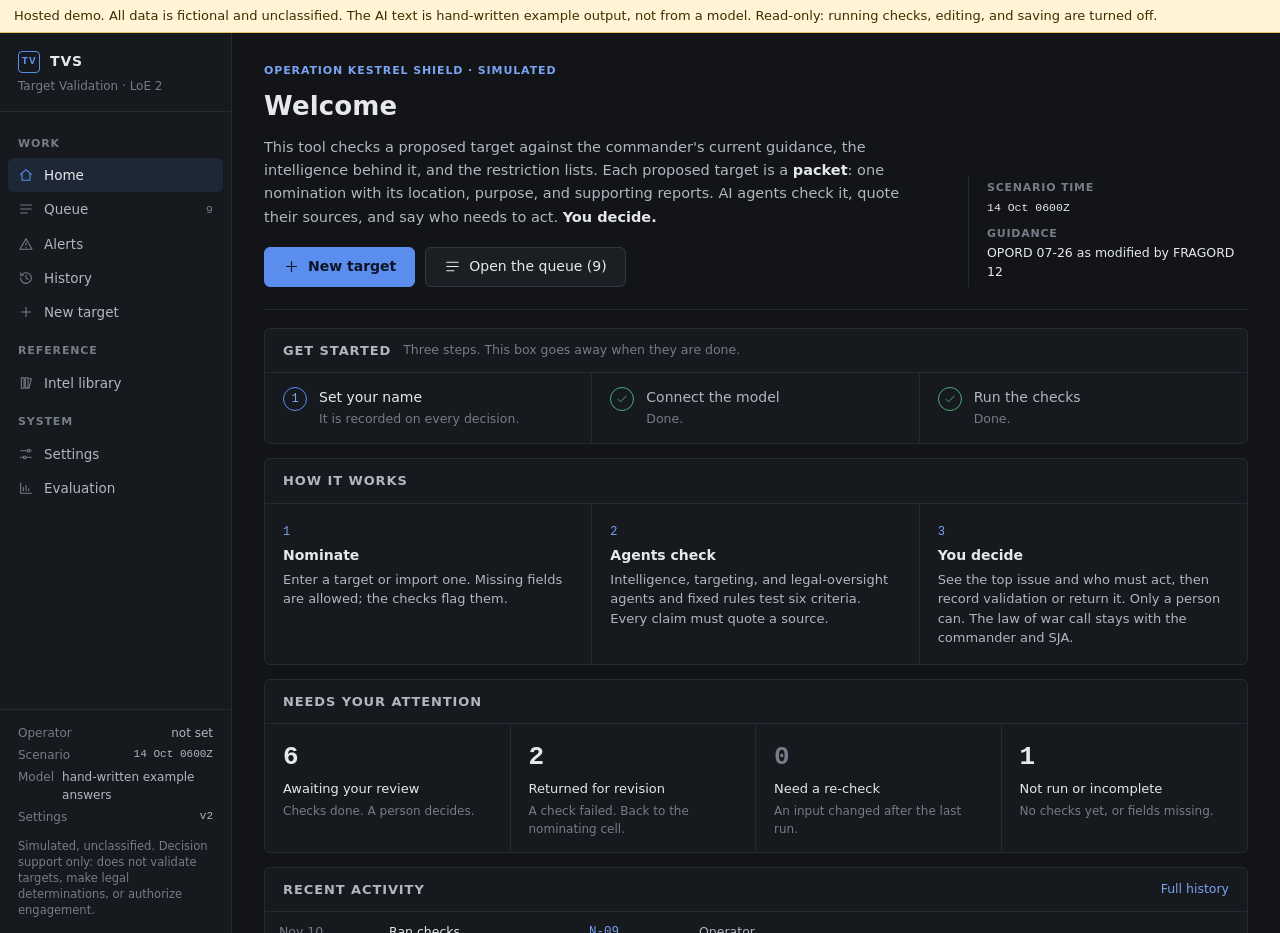
<file: public/loe2-criterion-checks/assets/tool/index.html>
<!doctype html>
<html lang="en">
  <head>
    <meta charset="UTF-8" />
    <meta name="viewport" content="width=device-width, initial-scale=1.0" />
    <meta name="color-scheme" content="dark" />
    <title>Target Validation Support</title>
    <link rel="icon" href="data:image/svg+xml,%3Csvg xmlns='http://www.w3.org/2000/svg' viewBox='0 0 32 32'%3E%3Crect width='32' height='32' rx='6' fill='%23121417'/%3E%3Cpath d='M9 11h14M16 11v12' stroke='%235B8DEF' stroke-width='3' stroke-linecap='square'/%3E%3C/svg%3E" />
    <script type="module" crossorigin src="./assets/index-C0kgIxYi.js"></script>
    <link rel="stylesheet" crossorigin href="./assets/index-D34VFW36.css">
  </head>
  <body>
    <div id="root"></div>
  </body>
</html>
</file>
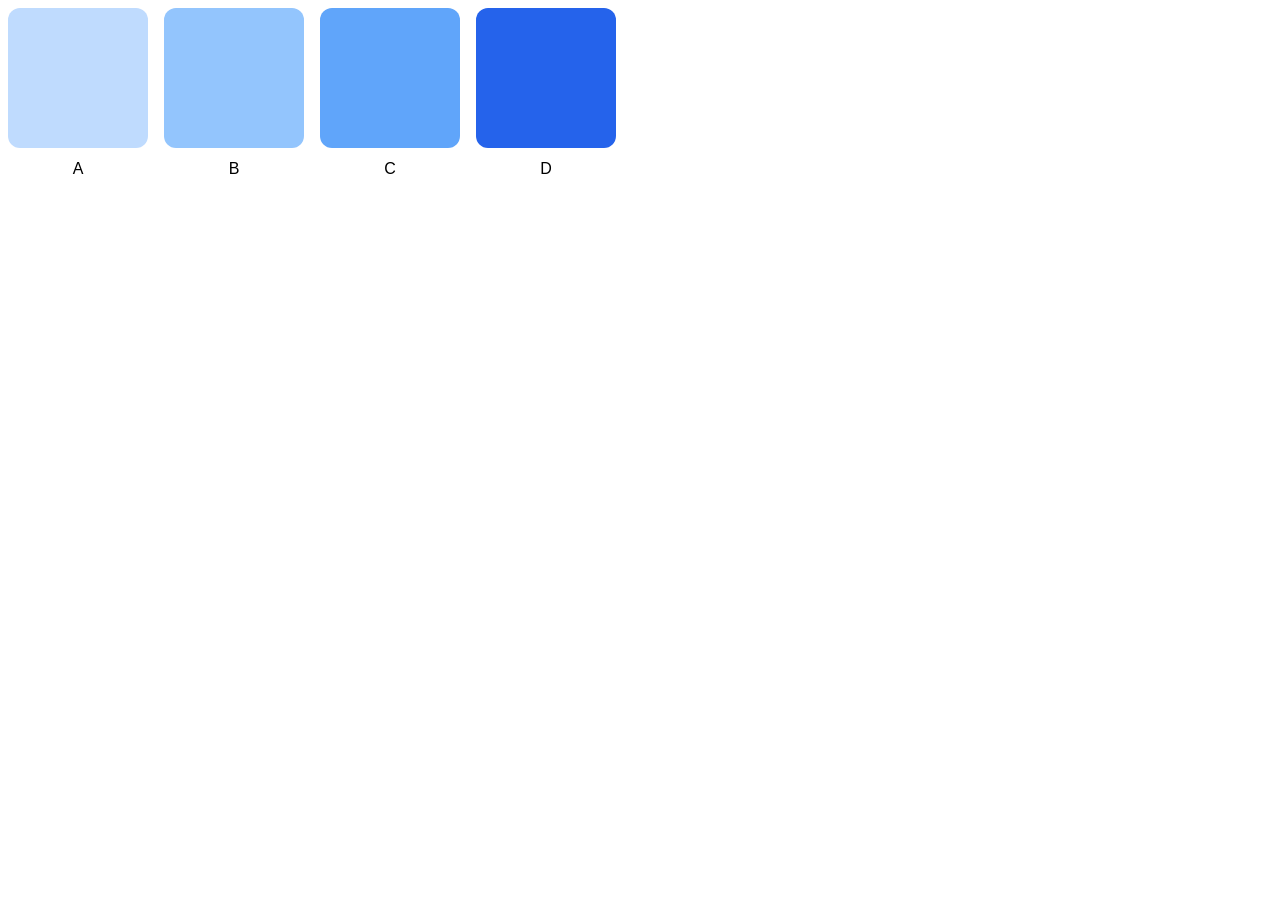
<file: public/demo-condition/assets/color-trial-1.html>
<!doctype html>
<html lang="en">

<head>
  <meta charset="UTF-8" />
  <title>Color Trial 1</title>
  <style>
    body {
      font-family: Arial, sans-serif;
    }

    .row {
      display: flex;
      gap: 16px;
    }

    .color {
      width: 140px;
      height: 140px;
      border-radius: 12px;
    }

    .card {
      display: flex;
      flex-direction: column;
      align-items: center;
      gap: 12px;
    }
  </style>
</head>

<body>
  <div class="row">
    <div class="card">
      <div class="color" style="background: #bfdbfe"></div>
      <div class="choice-label">A</div>
    </div>
    <div class="card">
      <div class="color" style="background: #93c5fd"></div>
      <div class="choice-label">B</div>
    </div>
    <div class="card">
      <div class="color" style="background: #60a5fa"></div>
      <div class="choice-label">C</div>
    </div>
    <div class="card">
      <div class="color" style="background: #2563eb"></div>
      <div class="choice-label">D</div>
    </div>
  </div>
</body>

</html>
</file>
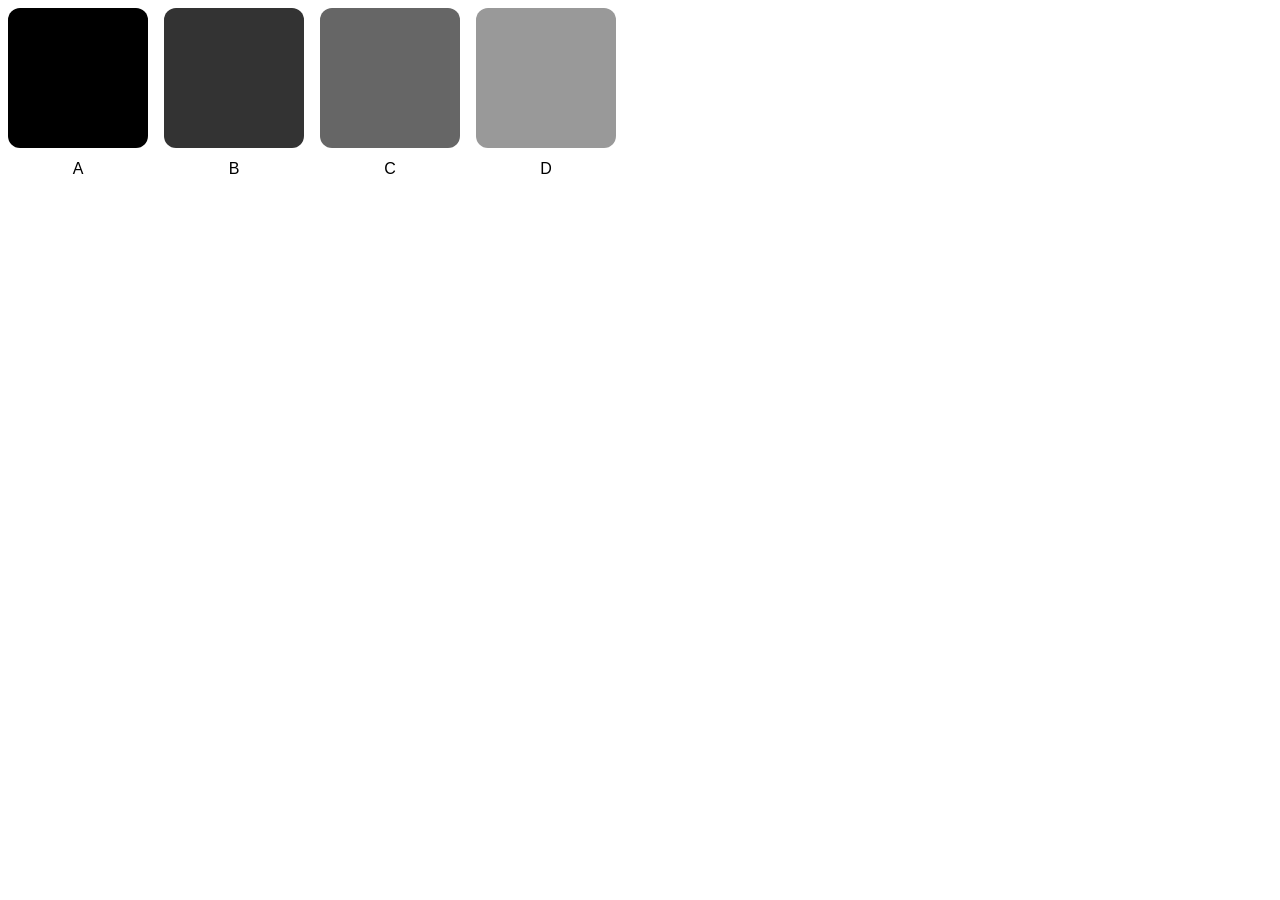
<file: public/demo-condition/assets/color-trial-2.html>
<!doctype html>
<html lang="en">

<head>
  <meta charset="UTF-8" />
  <title>Color Trial 2</title>
  <style>
    body {
      font-family: Arial, sans-serif;
    }

    .row {
      display: flex;
      gap: 16px;
    }

    .color {
      width: 140px;
      height: 140px;
      border-radius: 12px;
    }

    .card {
      display: flex;
      flex-direction: column;
      align-items: center;
      gap: 12px;
    }
  </style>
</head>

<body>
  <div class="row">
    <div class="card">
      <div class="color" style="background: #000000"></div>
      <div class="choice-label">A</div>
    </div>
    <div class="card">
      <div class="color" style="background: #333333"></div>
      <div class="choice-label">B</div>
    </div>
    <div class="card">
      <div class="color" style="background: #666666"></div>
      <div class="choice-label">C</div>
    </div>
    <div class="card">
      <div class="color" style="background: #999999"></div>
      <div class="choice-label">D</div>
    </div>
  </div>
</body>

</html>
</file>
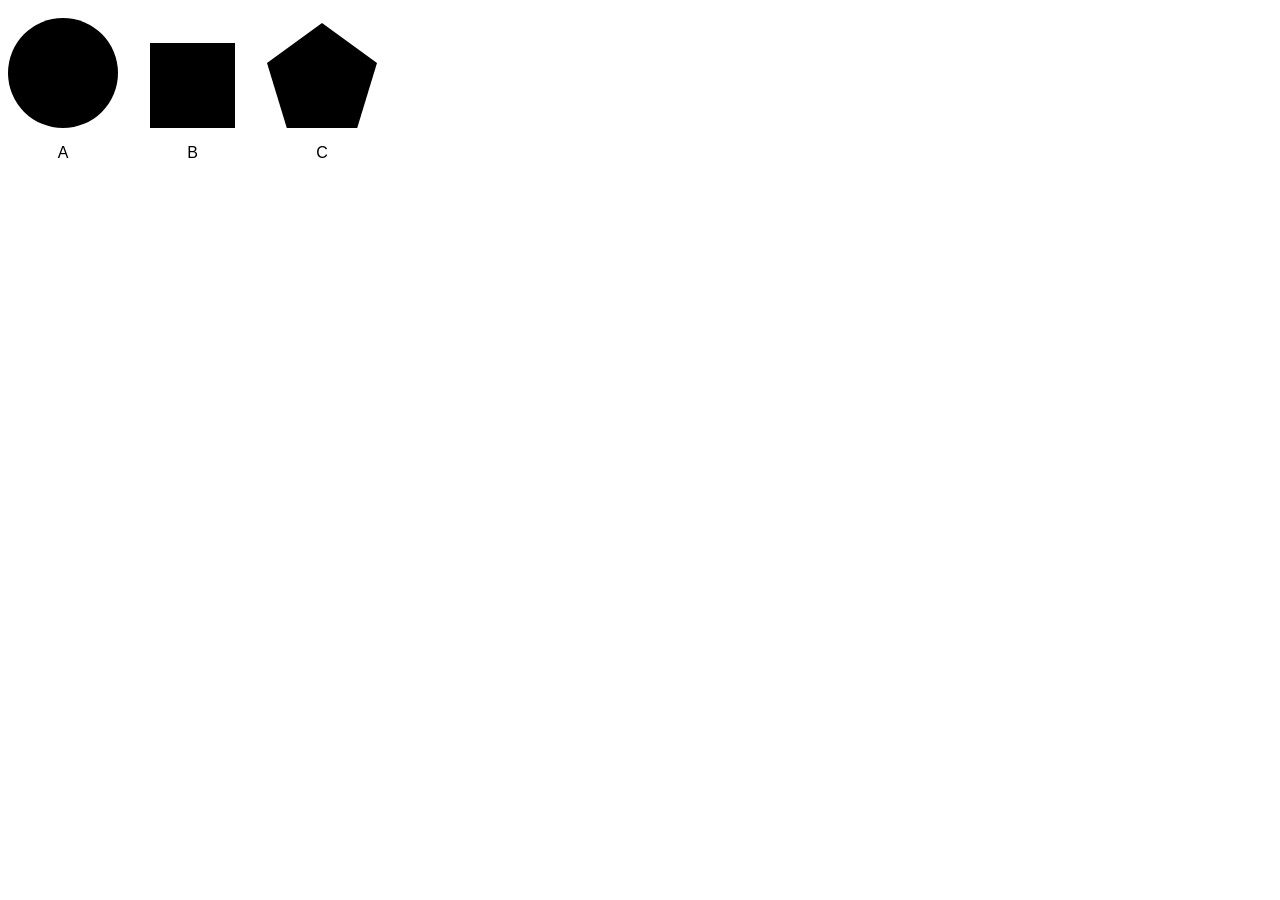
<file: public/demo-condition/assets/shape-trial-1.html>
<!doctype html>
<html lang="en">

<head>
    <meta charset="UTF-8" />
    <title>Shape Trial 1</title>
    <style>
        body {
            font-family: Arial, sans-serif;
        }

        .row {
            display: flex;
            gap: 32px;
            align-items: flex-end;
        }

        .card {
            display: flex;
            flex-direction: column;
            align-items: center;
            gap: 16px;
        }

        .shape-container {
            height: 120px;
            display: flex;
            align-items: flex-end;
            justify-content: center;
        }

        .shape {
            background: #000000;
        }

        .pentagon {
            width: 110px;
            height: 105px;
            clip-path: polygon(50% 0%, 100% 38%, 82% 100%, 18% 100%, 0% 38%);
        }
    </style>
</head>

<body>
    <div class="row">
        <div class="card">
            <div class="shape-container">
                <div class="shape" style="width: 110px; height: 110px; border-radius: 50%;"></div>
            </div>
            <div class="choice-label">A</div>
        </div>
        <div class="card">
            <div class="shape-container">
                <div class="shape" style="width: 85px; height: 85px;"></div>
            </div>
            <div class="choice-label">B</div>
        </div>
        <div class="card">
            <div class="shape-container">
                <div class="shape pentagon"></div>
            </div>
            <div class="choice-label">C</div>
        </div>
    </div>
</body>

</html>
</file>
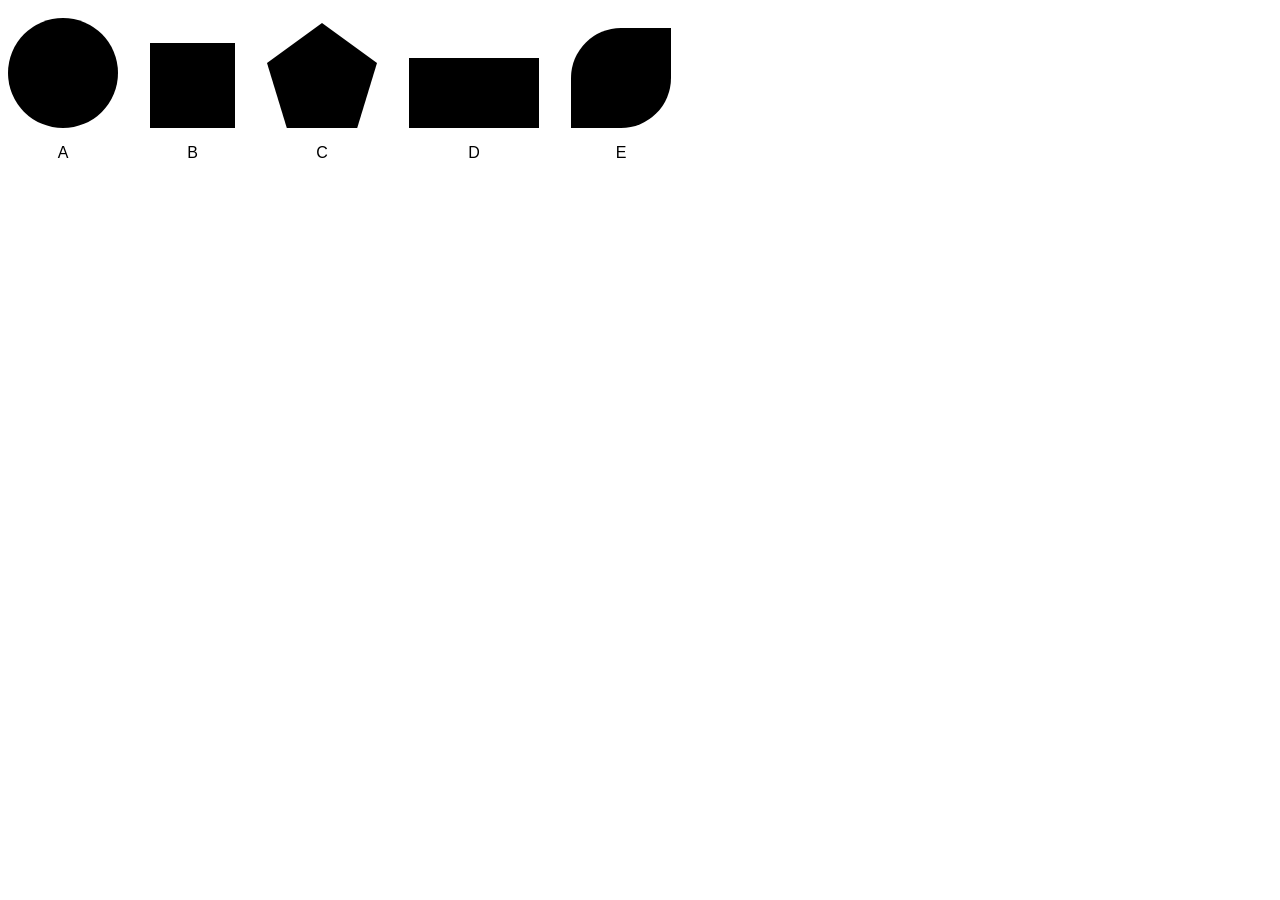
<file: public/demo-condition/assets/shape-trial-2.html>
<!doctype html>
<html lang="en">

<head>
    <meta charset="UTF-8" />
    <title>Shape Trial 2</title>
    <style>
        body {
            font-family: Arial, sans-serif;
        }

        .row {
            display: flex;
            gap: 32px;
            align-items: flex-end;
        }

        .card {
            display: flex;
            flex-direction: column;
            align-items: center;
            gap: 16px;
        }

        .shape-container {
            height: 120px;
            display: flex;
            align-items: flex-end;
            justify-content: center;
        }

        .shape {
            background: #000000;
        }

        .pentagon {
            width: 110px;
            height: 105px;
            clip-path: polygon(50% 0%, 100% 38%, 82% 100%, 18% 100%, 0% 38%);
        }
    </style>
</head>

<body>
    <div class="row">
        <div class="card">
            <div class="shape-container">
                <div class="shape" style="width: 110px; height: 110px; border-radius: 50%;"></div>
            </div>
            <div class="choice-label">A</div>
        </div>
        <div class="card">
            <div class="shape-container">
                <div class="shape" style="width: 85px; height: 85px;"></div>
            </div>
            <div class="choice-label">B</div>
        </div>
        <div class="card">
            <div class="shape-container">
                <div class="shape pentagon"></div>
            </div>
            <div class="choice-label">C</div>
        </div>
        <div class="card">
            <div class="shape-container">
                <div class="shape" style="width: 130px; height: 70px;"></div>
            </div>
            <div class="choice-label">D</div>
        </div>
        <div class="card">
            <div class="shape-container">
                <div class="shape" style="width: 100px; height: 100px; border-radius: 50% 0 50% 0;"></div>
            </div>
            <div class="choice-label">E</div>
        </div>
    </div>
</body>

</html>
</file>
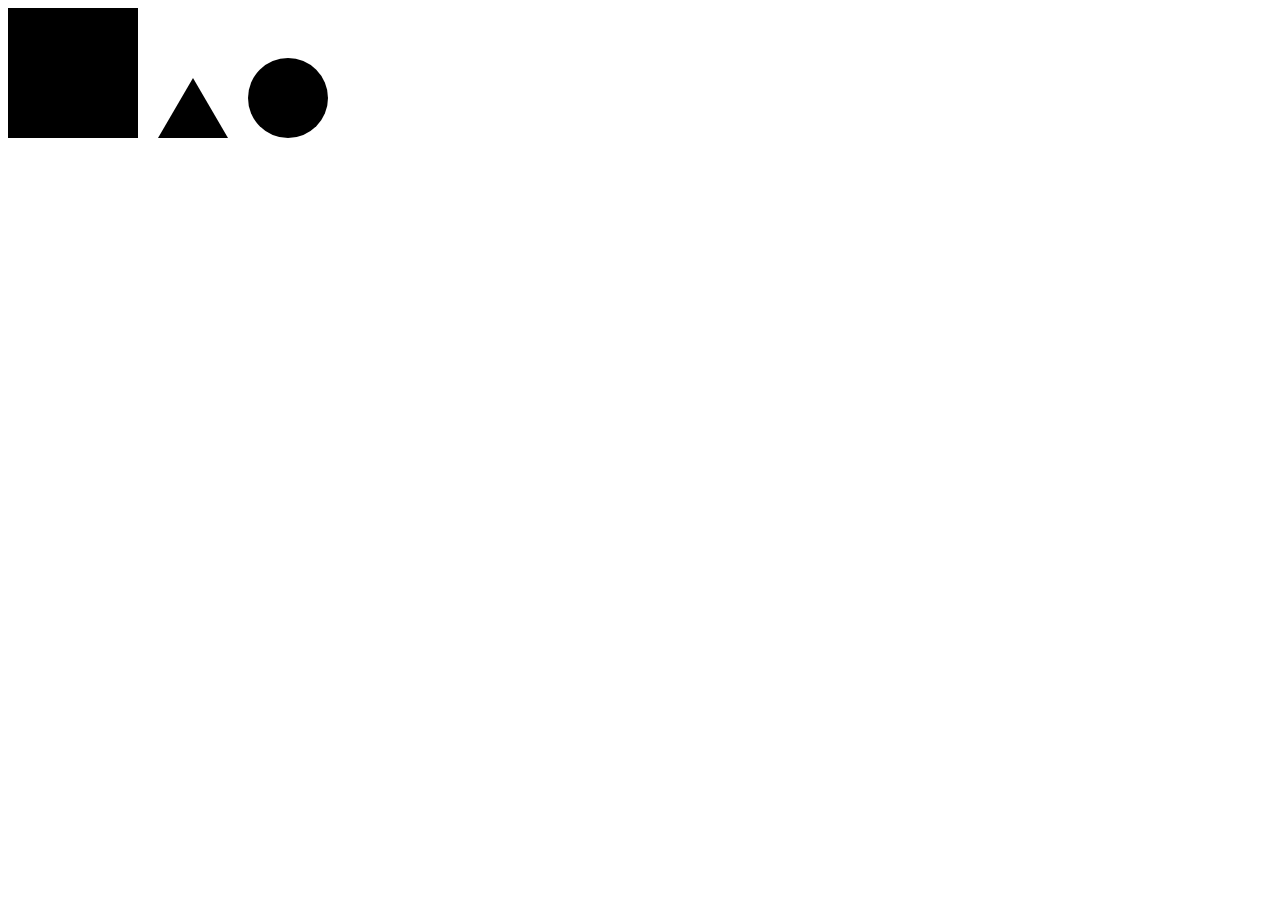
<file: public/demo-condition/assets/size-trial-1.html>
<!doctype html>
<html lang="en">

<head>
    <meta charset="UTF-8" />
    <title>Size Trial 1</title>
    <style>
        .row {
            display: flex;
            gap: 20px;
            align-items: flex-end;
        }

        .shape {
            background: #000000;
        }

        .triangle {
            border-left: 35px solid transparent;
            border-right: 35px solid transparent;
            border-bottom: 60px solid #000000;
        }
    </style>
</head>

<body>
    <div class="row">
        <div class="shape" style="width: 130px; height: 130px;"></div>
        <div class="triangle"></div>
        <div class="shape" style="width: 80px; height: 80px; border-radius: 50%;"></div>
    </div>
</body>

</html>
</file>
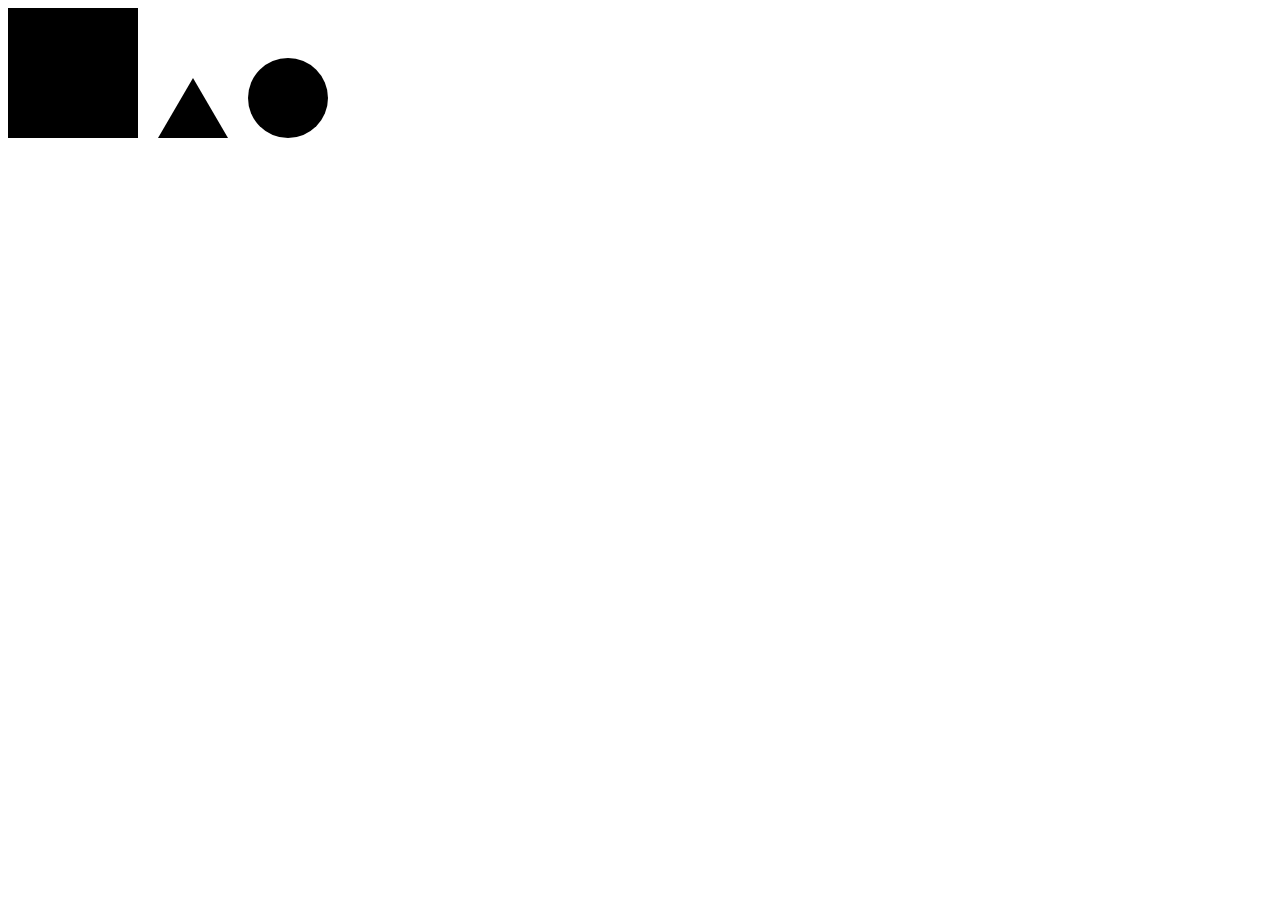
<file: public/demo-condition/assets/size-trial-2.html>
<!doctype html>
<html lang="en">

<head>
    <meta charset="UTF-8" />
    <title>Size Trial 2</title>
    <style>
        .row {
            display: flex;
            gap: 20px;
            align-items: flex-end;
        }

        .shape {
            background: #000000;
        }

        .triangle {
            border-left: 35px solid transparent;
            border-right: 35px solid transparent;
            border-bottom: 60px solid #000000;
        }
    </style>
</head>

<body>
    <div class="row">
        <div class="shape" style="width: 130px; height: 130px;"></div>
        <div class="triangle"></div>
        <div class="shape" style="width: 80px; height: 80px; border-radius: 50%;"></div>
    </div>
</body>

</html>
</file>
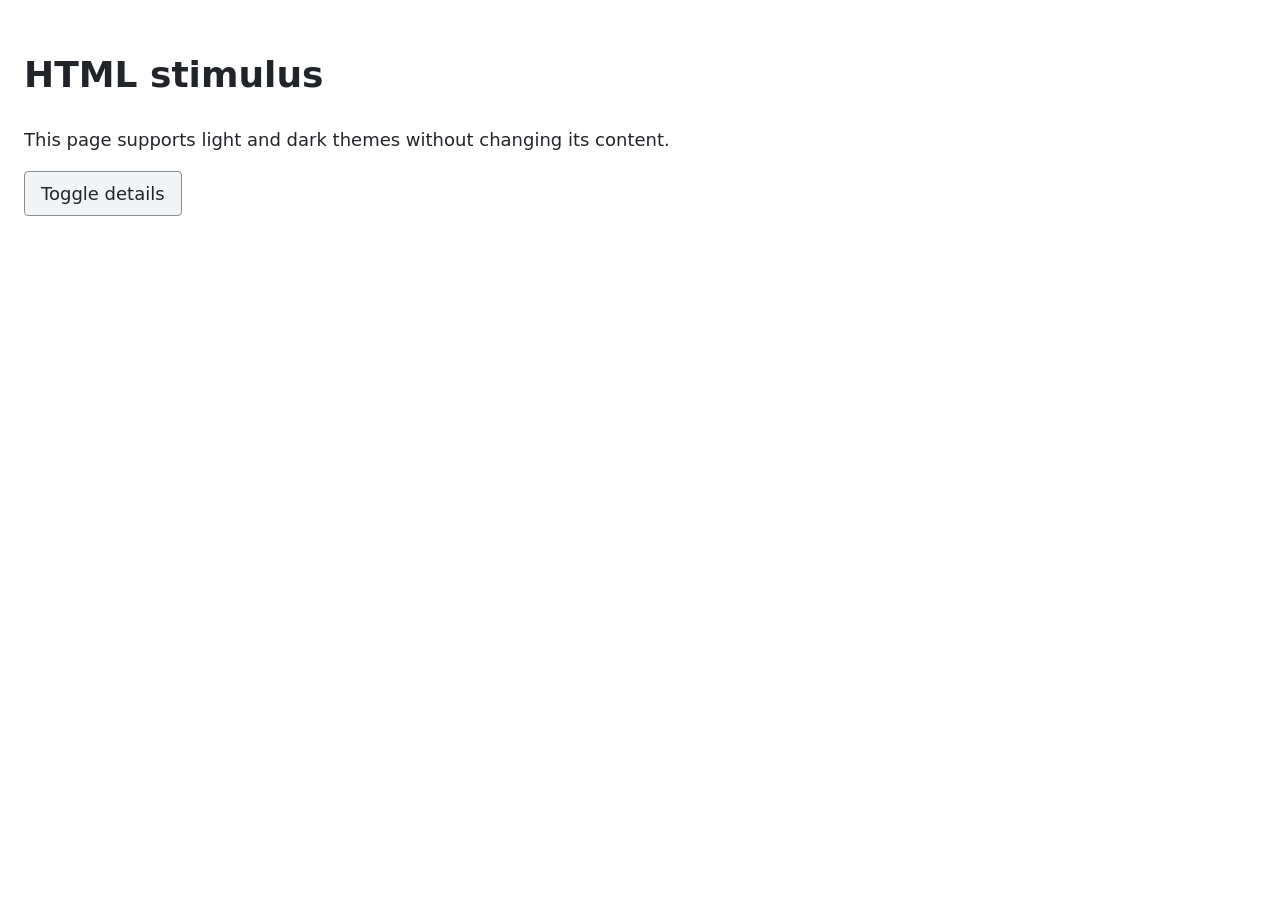
<file: public/demo-dark-mode/assets/stimulus.html>
<!doctype html>
<html lang="en">
<head>
  <meta charset="UTF-8">
  <meta name="viewport" content="width=device-width, initial-scale=1">
  <title>Theme-aware HTML stimulus</title>
  <style>
    :root { color-scheme: light dark; }
    body {
      margin: 0;
      padding: 24px;
      font: 18px/1.5 system-ui, sans-serif;
      background: light-dark(#ffffff, #242424);
      color: light-dark(#212529, #dee2e6);
    }
    button {
      padding: 8px 16px;
      border: 1px solid light-dark(#868e96, #adb5bd);
      border-radius: 4px;
      background: light-dark(#f1f3f5, #373a40);
      color: inherit;
      font: inherit;
      cursor: pointer;
    }
  </style>
</head>
<body>
  <h1>HTML stimulus</h1>
  <p>This page supports light and dark themes without changing its content.</p>
  <button type="button" aria-expanded="false" aria-controls="details">Toggle details</button>
  <p id="details" hidden>The HTML stimulus keeps its own interaction state.</p>
  <script>
    const button = document.querySelector('button');
    const details = document.querySelector('#details');
    button.addEventListener('click', () => {
      details.hidden = !details.hidden;
      button.setAttribute('aria-expanded', String(!details.hidden));
    });
  </script>
</body>
</html>
</file>
<file: public/loe2-criterion-checks/assets/tool/assets/index-D34VFW36.css>
:root{color-scheme:dark;--bg: #121417;--panel: #16191d;--panel-2: #1b1f24;--hover: #1f242a;--border: #262b32;--border-2: #323943;--text: #e6e8eb;--text-2: #b0b7c0;--muted: #747d88;--accent: #5b8def;--accent-2: #7aa3f2;--accent-soft: rgba(91, 141, 239, .12);--sup: #4cae7d;--sup-soft: rgba(76, 174, 125, .13);--not: #e5605a;--not-soft: rgba(229, 96, 90, .13);--esc: #d8ad3c;--esc-soft: rgba(216, 173, 60, .13);--nc: #8b949e;--nc-soft: rgba(139, 148, 158, .13);--radius: 6px;--sans: "Segoe UI", "Inter", system-ui, -apple-system, Roboto, "Helvetica Neue", Arial, sans-serif;--mono: "Cascadia Mono", "JetBrains Mono", "SF Mono", Consolas, "Liberation Mono", monospace}*{box-sizing:border-box}html,body,#root{height:100%}body{margin:0;background:var(--bg);color:var(--text);font:14px/1.5 var(--sans);-webkit-font-smoothing:antialiased}a{color:var(--accent-2);text-decoration:none}a:hover{text-decoration:underline}button,input,select,textarea{font:inherit;color:inherit}::selection{background:#5b8def59}.mono{font-family:var(--mono);font-size:.92em;letter-spacing:0}.muted{color:var(--muted)}.dim{color:var(--text-2)}.small{font-size:12.5px}.tiny{font-size:11.5px}.upper{text-transform:uppercase;letter-spacing:.08em;font-size:11px;font-weight:600;color:var(--muted)}.row{display:flex;align-items:center;gap:10px}.row.wrap{flex-wrap:wrap}.spacer{flex:1}.stack>*+*{margin-top:12px}.grow{flex:1;min-width:0}hr{border:0;border-top:1px solid var(--border);margin:16px 0}.shell{display:grid;grid-template-columns:232px 1fr;height:100%}.side{background:var(--panel);border-right:1px solid var(--border);display:flex;flex-direction:column;min-height:0}.brand{padding:18px 18px 16px;border-bottom:1px solid var(--border)}.brand .mark{display:flex;align-items:center;gap:10px;font-weight:700;letter-spacing:.06em}.brand .mark .glyph{width:22px;height:22px;border:1.5px solid var(--accent);border-radius:4px;display:grid;place-items:center;font-size:11px;color:var(--accent);font-family:var(--mono)}.brand .sub{color:var(--muted);font-size:12px;margin-top:4px}.nav{padding:10px 8px;flex:1;overflow:auto}.nav .group{margin:14px 10px 6px}.nav a{display:flex;align-items:center;gap:10px;padding:7px 10px;border-radius:var(--radius);color:var(--text-2);font-size:13.5px;text-decoration:none}.nav a:hover{background:var(--hover);color:var(--text)}.nav a.active{background:var(--accent-soft);color:var(--text)}.nav a.active svg{color:var(--accent)}.nav a svg{width:16px;height:16px;flex:none;color:var(--muted)}.nav .count{margin-left:auto;font-family:var(--mono);font-size:11.5px;color:var(--muted)}.nav .count.hot{color:var(--accent-2)}.side-foot{border-top:1px solid var(--border);padding:12px 18px 14px;font-size:12px;color:var(--muted)}.side-foot .k{color:var(--muted)}.side-foot .v{color:var(--text-2)}.side-foot .line{display:flex;justify-content:space-between;gap:8px;padding:2px 0}.side-foot .note{margin-top:10px;line-height:1.4;font-size:11.5px}.main{min-width:0;overflow:auto}.page{max-width:1180px;margin:0 auto;padding:22px 32px 60px}.page.wide{max-width:1400px}.page-head{display:flex;align-items:flex-end;gap:16px;margin-bottom:18px}.page-head h1{font-size:20px;font-weight:600;margin:0;letter-spacing:.01em}.page-head .sub{color:var(--muted);font-size:13px;margin-top:3px}.crumb{font-size:12.5px;color:var(--muted);margin-bottom:6px}.crumb a{color:var(--muted)}.panel{background:var(--panel);border:1px solid var(--border);border-radius:var(--radius)}.panel-pad{padding:16px 18px}.panel-head{display:flex;align-items:center;gap:12px;padding:12px 18px;border-bottom:1px solid var(--border)}.panel-head h2{font-size:13px;font-weight:600;margin:0;text-transform:uppercase;letter-spacing:.07em;color:var(--text-2)}.panel+.panel{margin-top:14px}.section-title{font-size:12px;font-weight:600;text-transform:uppercase;letter-spacing:.08em;color:var(--muted);margin:0 0 10px}.btn{display:inline-flex;align-items:center;gap:8px;height:32px;padding:0 13px;border-radius:var(--radius);border:1px solid var(--border-2);background:var(--panel-2);color:var(--text);cursor:pointer;font-size:13px;font-weight:500;white-space:nowrap}.btn:hover:not(:disabled){background:var(--hover);border-color:#3c4450}.btn:disabled{opacity:.5;cursor:default}.btn.primary{background:var(--accent);border-color:var(--accent);color:#0d1424;font-weight:600}.btn.primary:hover:not(:disabled){background:var(--accent-2);border-color:var(--accent-2)}.btn.danger{border-color:#e5605a80;color:var(--not);background:transparent}.btn.ghost{background:transparent;border-color:transparent;color:var(--text-2)}.btn.ghost:hover:not(:disabled){background:var(--hover);color:var(--text)}.btn.sm{height:26px;padding:0 9px;font-size:12px}.btn svg{width:15px;height:15px}.seg{display:inline-flex;border:1px solid var(--border-2);border-radius:var(--radius);overflow:hidden}.seg button{border:0;background:transparent;padding:0 12px;height:30px;font-size:12.5px;color:var(--text-2);cursor:pointer;border-right:1px solid var(--border-2)}.seg button:last-child{border-right:0}.seg button.on{background:var(--accent-soft);color:var(--text)}.seg button:hover:not(.on){background:var(--hover)}.field{display:flex;flex-direction:column;gap:5px;min-width:0}.field label,.label{font-size:12px;color:var(--text-2);font-weight:500}.field .hint{font-size:11.5px;color:var(--muted)}.input,.select,.textarea{width:100%;background:var(--bg);border:1px solid var(--border-2);border-radius:var(--radius);padding:7px 10px;color:var(--text);outline:none}.input:focus,.select:focus,.textarea:focus{border-color:var(--accent)}.textarea{min-height:72px;resize:vertical;line-height:1.45}.input.mono{font-family:var(--mono)}.grid-2{display:grid;grid-template-columns:1fr 1fr;gap:14px}.grid-3{display:grid;grid-template-columns:repeat(3,1fr);gap:14px}.grid-4{display:grid;grid-template-columns:repeat(4,1fr);gap:14px}.span-2{grid-column:span 2}.span-all{grid-column:1 / -1}.check{display:flex;gap:9px;align-items:flex-start;cursor:pointer;font-size:13px;color:var(--text-2)}.check input{margin-top:3px;accent-color:var(--accent)}.error{color:var(--not);font-size:12.5px}.ok-text{color:var(--sup);font-size:12.5px}.pill{display:inline-flex;align-items:center;gap:6px;height:22px;padding:0 8px;border-radius:4px;font-size:11px;font-weight:600;letter-spacing:.04em;text-transform:uppercase;white-space:nowrap;border:1px solid transparent}.pill.lg{height:28px;padding:0 11px;font-size:12px}.pill .dotmark{width:6px;height:6px;border-radius:1px;background:currentColor}.p-sup{color:var(--sup);background:var(--sup-soft)}.p-not{color:var(--not);background:var(--not-soft)}.p-esc{color:var(--esc);background:var(--esc-soft)}.p-nc{color:var(--nc);background:var(--nc-soft)}.p-accent{color:var(--accent-2);background:var(--accent-soft)}.p-outline{color:var(--text-2);border-color:var(--border-2);background:transparent}.checks{display:inline-flex;gap:3px}.checks i{width:10px;height:10px;border-radius:2px;display:inline-block}.c-sup{background:var(--sup)}.c-not{background:var(--not)}.c-esc{background:var(--esc)}.c-nc{background:transparent;border:1px solid var(--nc)}.chip{display:inline-flex;align-items:center;height:22px;padding:0 8px;border-radius:4px;background:var(--panel-2);border:1px solid var(--border-2);font-size:12px;color:var(--text-2);white-space:nowrap}.chips{display:flex;flex-wrap:wrap;gap:6px}.table{width:100%;border-collapse:collapse}.table th{text-align:left;font-size:11px;font-weight:600;text-transform:uppercase;letter-spacing:.07em;color:var(--muted);padding:9px 14px;border-bottom:1px solid var(--border);white-space:nowrap}.table td{padding:11px 14px;border-bottom:1px solid var(--border);vertical-align:top}.table tr:last-child td{border-bottom:0}.table tr.click{cursor:pointer}.table tr.click:hover td{background:var(--hover)}.table td.nowrap,.table th.nowrap{white-space:nowrap}.table .center{text-align:center}.tabs{display:flex;gap:2px;border-bottom:1px solid var(--border);margin-bottom:16px}.tabs button{background:none;border:0;border-bottom:2px solid transparent;padding:9px 12px;margin-bottom:-1px;color:var(--muted);cursor:pointer;font-size:13px;font-weight:500}.tabs button:hover{color:var(--text)}.tabs button.on{color:var(--text);border-bottom-color:var(--accent)}.tabs .n{font-family:var(--mono);font-size:11px;color:var(--muted);margin-left:6px}.decision{display:grid;grid-template-columns:1fr}.decision .top{padding:20px 22px 18px;border-bottom:1px solid var(--border)}.headline{font-size:19px;line-height:1.4;font-weight:500;margin:12px 0 0;color:var(--text);max-width:900px}.needs{margin-top:14px;display:flex;align-items:center;gap:10px;flex-wrap:wrap}.facts{display:grid;grid-template-columns:repeat(3,1fr)}.fact{padding:13px 22px;border-right:1px solid var(--border);border-bottom:1px solid var(--border);min-width:0}.fact:nth-child(3n){border-right:0}.fact .v{margin-top:3px;color:var(--text);font-size:13.5px;overflow:hidden;text-overflow:ellipsis}.fact .v2{color:var(--muted);font-size:12px;margin-top:2px}.checkbar{display:grid;grid-template-columns:repeat(6,1fr) 1.15fr}.checkcell{padding:12px 14px;border-right:1px solid var(--border);background:none;border-top:0;border-bottom:0;border-left:0;text-align:left;cursor:pointer;color:inherit;min-width:0}.checkcell:last-child{border-right:0}.checkcell:hover{background:var(--hover)}.checkcell.on{background:var(--panel-2);box-shadow:inset 0 -2px 0 var(--accent)}.checkcell .cid{font-family:var(--mono);font-size:11px;color:var(--muted)}.checkcell .cname{font-size:13px;margin:2px 0 7px;color:var(--text)}.flag{display:inline-block;font-size:10.5px;font-weight:700;letter-spacing:.05em;color:var(--esc);margin-left:6px}.banner{display:flex;gap:12px;align-items:flex-start;padding:12px 16px;border:1px solid var(--border-2);border-left:3px solid var(--accent);border-radius:var(--radius);background:var(--panel);margin-bottom:14px}.banner.warn{border-left-color:var(--esc)}.banner.bad{border-left-color:var(--not)}.banner ul{margin:6px 0 0 16px;padding:0;color:var(--text-2);font-size:13px}.detail{padding:18px 22px}.detail h3{margin:0;font-size:15px;font-weight:600}.kv{display:grid;grid-template-columns:150px 1fr;gap:6px 16px;font-size:13px}.kv .k{color:var(--muted)}.quote{border-left:2px solid var(--border-2);padding:4px 0 4px 12px;margin:8px 0}.quote .q{color:var(--text);font-style:italic}.quote .src{font-family:var(--mono);font-size:12px;color:var(--accent-2);margin-right:8px}.verified{color:var(--sup);font-size:12px;font-weight:600}.unverified{color:var(--not);font-size:12px;font-weight:600}.facts-list{margin:6px 0 0;padding-left:18px;color:var(--text-2);font-size:13px}.facts-list li{margin:3px 0}.progress{padding:16px 22px;display:grid;gap:10px}.agentline{display:grid;grid-template-columns:22px 220px 1fr auto;align-items:center;gap:10px;font-size:13px}.spin{width:14px;height:14px;border:2px solid var(--border-2);border-top-color:var(--accent);border-radius:50%;animation:spin .9s linear infinite}@keyframes spin{to{transform:rotate(360deg)}}.state-mark{width:14px;height:14px;display:grid;place-items:center}.empty{padding:40px 20px;text-align:center;color:var(--muted)}.statgrid{display:grid;grid-template-columns:repeat(4,1fr);border:1px solid var(--border);border-radius:var(--radius);background:var(--panel)}.stat{padding:14px 18px;border-right:1px solid var(--border)}.stat:last-child{border-right:0}.stat .n{font-size:24px;font-weight:600;font-family:var(--mono);letter-spacing:-.02em}.stat .l{font-size:12px;color:var(--muted);margin-top:2px}.code{font-family:var(--mono);font-size:12px;background:var(--bg);border:1px solid var(--border);border-radius:var(--radius);padding:10px 12px;white-space:pre-wrap;color:var(--text-2);max-height:240px;overflow:auto}@media print{body{background:#fff;color:#000;font-size:11pt}.side,.noprint,.tabs,.checkbar{display:none!important}.shell{display:block}.main{overflow:visible}.page{max-width:none;padding:0}.panel,.fact{background:#fff;border-color:#bbb}.headline,.fact .v,.table td,.kv .v{color:#000}.pill{border:1px solid #555;color:#000!important;background:#fff!important}.printonly{display:block!important}}.printonly{display:none}.intake{display:grid;grid-template-columns:1fr 260px;gap:16px;align-items:start}.intake-side{position:sticky;top:22px}.intake-side .btn{width:100%;justify-content:center}.picker{max-height:330px;overflow:auto;margin-top:10px;border-top:1px solid var(--border)}.picker .table td{padding:8px 14px}.picker .table thead th{position:sticky;top:0;background:var(--panel);z-index:1}.picker input[type=checkbox]{accent-color:var(--accent)}.utc{display:flex;align-items:center;gap:10px}.utc .input{max-width:210px}.addform{border-bottom:1px solid var(--border);background:var(--panel-2)}.addform .panel-pad{padding:16px 18px}.formfoot{display:flex;align-items:center;gap:10px;margin-top:14px}.textcell{white-space:pre-wrap;color:var(--text-2);font-size:13px;line-height:1.5;padding:4px 0 4px 12px;border-left:2px solid var(--border-2);margin-top:8px}.obj{padding:14px 18px;border-bottom:1px solid var(--border)}.obj:last-child{border-bottom:0}.obj .t{margin-top:4px}.obj .prev{color:var(--muted);text-decoration:line-through;font-size:12.5px;margin-top:4px}.changerow{display:grid;grid-template-columns:120px 110px 1fr 180px 30px;gap:10px;align-items:start;margin-top:8px}.flips{display:flex;flex-wrap:wrap;gap:8px 18px;margin-top:8px}.flip{display:inline-flex;align-items:center;gap:7px;font-size:12px}.flip .pill{height:20px;font-size:10.5px;padding:0 6px}.settings{display:grid;grid-template-columns:1fr 340px;gap:16px;align-items:start}.settings-side{position:sticky;top:22px;max-height:calc(100vh - 44px);overflow:auto}.option{display:flex;gap:12px;align-items:flex-start;padding:10px 12px;border:1px solid var(--border);border-radius:var(--radius);cursor:pointer}.option:hover{background:var(--hover)}.option.on{border-color:var(--accent);background:var(--accent-soft)}.option input{margin-top:4px;accent-color:var(--accent)}.diffline{display:flex;justify-content:space-between;gap:10px;font-size:13px;padding:3px 0}.impact{padding:10px 0;border-top:1px solid var(--border)}.impact:first-of-type{border-top:0;padding-top:2px}.impact .flips{gap:6px 12px}.evaltable td{vertical-align:middle}.evcell{min-width:42px;justify-content:center;height:20px;font-size:10.5px}.evcell.miss{outline:1.5px solid var(--not);outline-offset:1px}.evalprog{display:flex;flex-wrap:wrap;gap:4px;margin-top:6px}.ep{font-family:var(--mono);font-size:11px;padding:1px 6px;border-radius:3px;border:1px solid var(--border-2);color:var(--muted)}.ep-running{color:var(--accent-2);border-color:var(--accent)}.ep-done{color:var(--sup);border-color:#4cae7d80}.ep-error{color:var(--not);border-color:#e5605a80}.hero{display:flex;gap:32px;align-items:flex-end;padding:8px 0 22px;border-bottom:1px solid var(--border);margin-bottom:18px}.hero h1{font-size:26px;font-weight:600;margin:8px 0 10px;letter-spacing:.005em}.hero p{margin:0;max-width:680px;color:var(--text-2);font-size:14.5px;line-height:1.6}.hero p b{color:var(--text);font-weight:600}.hero-meta{width:280px;flex:none;font-size:12.5px;border-left:1px solid var(--border);padding-left:18px}.hero-meta .line{display:flex;flex-direction:column;gap:2px;padding:5px 0}.hero-meta .k{color:var(--muted);font-size:11px;text-transform:uppercase;letter-spacing:.07em;font-weight:600}.btn.lg{height:40px;padding:0 18px;font-size:14px}.btn.lg svg{width:17px;height:17px}.steps{display:grid;grid-template-columns:repeat(3,1fr)}.step{display:flex;gap:12px;padding:14px 18px;border-right:1px solid var(--border);color:var(--text);text-decoration:none!important}.step:last-child{border-right:0}.step:hover{background:var(--hover)}.step .stepnum{width:24px;height:24px;flex:none;border:1.5px solid var(--accent);color:var(--accent-2);border-radius:50%;display:grid;place-items:center;font-family:var(--mono);font-size:12px}.step.done .stepnum{border-color:var(--sup);color:var(--sup)}.step .stepnum svg{width:14px;height:14px}.step .t{display:block;font-weight:500}.step .d{display:block;font-size:12.5px;color:var(--muted);margin-top:2px}.step.done .t{color:var(--text-2)}.how{display:grid;grid-template-columns:repeat(3,1fr)}.how>div{padding:16px 18px;border-right:1px solid var(--border)}.how>div:last-child{border-right:0}.how .hn{font-family:var(--mono);font-size:12px;color:var(--accent-2)}.how .t{font-weight:600;margin:4px 0}.how .d{font-size:13px;color:var(--text-2);line-height:1.5}.attn{display:grid;grid-template-columns:repeat(4,1fr)}.attn-cell{display:flex;flex-direction:column;padding:14px 18px;border-right:1px solid var(--border);color:var(--text);text-decoration:none!important}.attn-cell:last-child{border-right:0}.attn-cell:hover{background:var(--hover)}.attn-cell .n{font-family:var(--mono);font-size:26px;font-weight:600;letter-spacing:-.02em}.attn-cell .l{font-size:13px;margin-top:2px}.attn-cell .d{font-size:12px;color:var(--muted);margin-top:3px}.attn-cell.zero .n{color:var(--muted)}.upload{display:flex;align-items:center;gap:10px;flex-wrap:wrap}.upload .note{font-size:11.5px;color:var(--muted)}@media (max-height: 820px){.brand{padding:12px 18px 10px}.nav{padding:4px 8px}.nav .group{margin:8px 10px 3px}.nav a{padding:5px 10px}.side-foot{padding:8px 18px 10px}.side-foot .note{margin-top:6px;font-size:10.5px;line-height:1.35}.side-foot .line:nth-child(3){display:none}}@media (max-height: 640px){.side-foot .line{display:none}}:root{--ai: #a78bfa;--ai-soft: rgba(167, 139, 250, .08);--ai-border: rgba(167, 139, 250, .45)}.ai-box{position:relative;background:var(--ai-soft);border:1px dashed var(--ai-border);border-radius:var(--radius);padding:22px 12px 10px}.ai-tag{position:absolute;top:0;left:10px;transform:translateY(-50%);background:var(--panel);border:1px solid var(--ai-border);color:var(--ai);font-size:10.5px;font-weight:700;letter-spacing:.06em;text-transform:uppercase;padding:1px 7px;border-radius:10px}.ai-box .quote{border-left-color:var(--ai-border)}.mt8{margin-top:14px}.agree-line{gap:8px;margin:0 0 14px}.warn-text{color:var(--esc)}.checkhint{padding:8px 18px;border-top:1px solid var(--border)}.tq{border-top:1px solid var(--border);padding:14px 22px}.tq-head{display:flex;gap:22px;align-items:center}.tq-score{font-family:var(--mono);font-size:26px;line-height:1.1}.tq-meter{position:relative;display:grid;grid-template-columns:repeat(15,1fr);gap:3px;max-width:420px}.tq-meter i{height:10px;border-radius:2px;background:var(--border-2)}.tq-meter i.on{background:var(--sup)}.tq-meter i.on.bad{background:var(--not)}.tq-line{position:absolute;top:-5px;bottom:-5px;width:2px;background:var(--text);margin-left:-1px}.tq-table{margin-top:10px}.dots i{display:inline-block;width:8px;height:8px;border-radius:50%;background:var(--border-2);margin-right:3px}.dots i.on{background:var(--accent)}.mx-wrap{overflow-x:auto}.mx-table th{white-space:nowrap}.mx{font-size:12.5px;white-space:nowrap}.mx-mark,.mx-key{display:inline-flex;align-items:center;justify-content:center;width:18px;height:18px;border-radius:4px;font-size:11px;font-weight:700;margin-right:6px;vertical-align:middle}.mx-good .mx-mark,.mx-key.mx-good{background:var(--sup-soft);color:var(--sup)}.mx-bad .mx-mark,.mx-key.mx-bad{background:var(--not-soft);color:var(--not)}.mx-not_recorded .mx-mark,.mx-key.mx-not_recorded{background:var(--esc-soft);color:var(--esc)}.mx-not_applicable .mx-mark,.mx-key.mx-not_applicable{background:var(--nc-soft);color:var(--nc)}.mx-not_applicable .mx-t{color:var(--muted)}.mx-legend{gap:18px;flex-wrap:wrap;margin-top:8px}.timeline svg{width:100%;height:auto;display:block}.tl-stale{fill:var(--not-soft)}.tl-note{fill:var(--not);font-size:10.5px}.tl-grid{stroke:var(--border);stroke-width:1}.tl-tick{fill:var(--muted);font-size:10.5px;font-family:var(--mono)}.tl-now{stroke:var(--accent);stroke-width:1.5;stroke-dasharray:3 3}.tl-nowlabel{fill:var(--accent-2);font-size:11px}.tl-label{fill:var(--text-2);font-size:11.5px;font-family:var(--mono)}.tl-gap{stroke:var(--text-2);stroke-width:2}.tl-obs{fill:var(--accent);stroke:var(--panel);stroke-width:1.5}.tl-rep{fill:var(--panel);stroke:var(--text);stroke-width:1.5}.tl-obs.key{stroke:none}.tl-old,.tl-ctx{opacity:.4}.drawer-back{position:fixed;top:0;right:0;bottom:0;left:0;background:#00000073;z-index:50;display:flex;justify-content:flex-end}.drawer{width:min(760px,100%);height:100%;background:var(--panel);border-left:1px solid var(--border-2);display:flex;flex-direction:column}.drawer-head{display:flex;align-items:center;padding:14px 18px;border-bottom:1px solid var(--border)}.drawer-head h2{margin:0;font-size:16px;font-weight:600}.drawer-body{padding:16px 18px 40px;overflow-y:auto}.tr-step{margin-bottom:20px}.tr-step-h{display:flex;align-items:center;gap:10px;font-weight:600;margin-bottom:8px}.tr-step-n{display:inline-flex;align-items:center;justify-content:center;width:22px;height:22px;border-radius:50%;background:var(--accent-soft);color:var(--accent-2);font-size:12px}.linkish{cursor:pointer;color:var(--accent-2)}.pre{white-space:pre-wrap;max-height:320px;overflow:auto;color:var(--text-2)}.tiny-code{max-height:140px;margin:0;padding:6px 8px;font-size:11px}.drawer .code{max-height:360px}.findings{border:1px solid var(--border);border-radius:var(--radius);padding:12px 14px;background:var(--panel-2)}tr.faded td{opacity:.55}.gapbar{display:inline-block;width:80px;height:6px;border-radius:3px;background:var(--border-2);overflow:hidden}.gapbar i{display:block;height:100%;background:var(--esc)}@media print{.ai-box{border-style:dashed}.ai-tag{position:static;transform:none;display:inline-block;margin-bottom:4px}.ai-box{padding-top:8px}}.fl{margin:0;padding-left:16px}.fl li{margin:2px 0}.fl .k2{color:var(--muted)}.mx-src{min-width:150px}.tl-legend{display:flex;flex-wrap:wrap;gap:6px 18px;align-items:center;margin-top:6px}.tl-legend>span{display:inline-flex;align-items:center;gap:6px}.demo-banner{position:sticky;top:0;z-index:50;background:#fff4d6;color:#3b2f00;border-bottom:1px solid #e0c66a;padding:6px 14px;font-size:13px}.main.study{margin:0;max-width:none}
</file>
